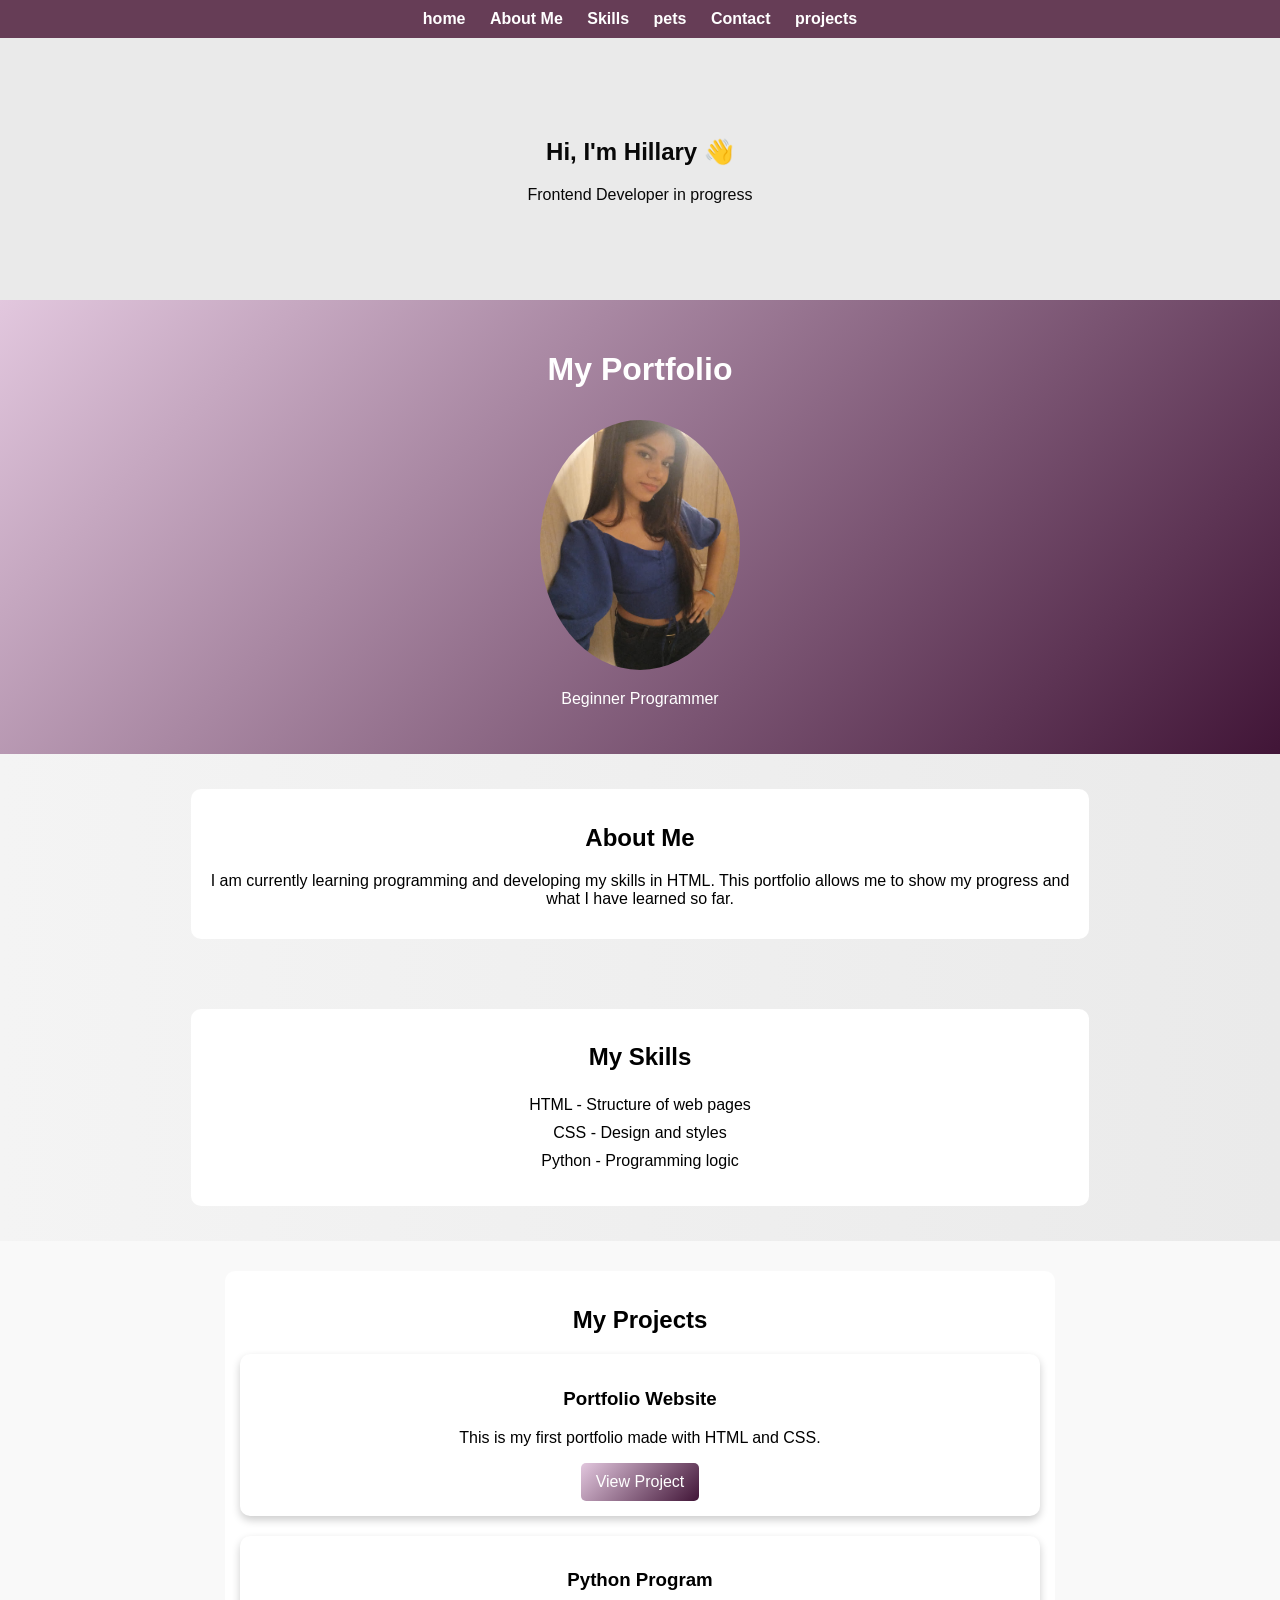
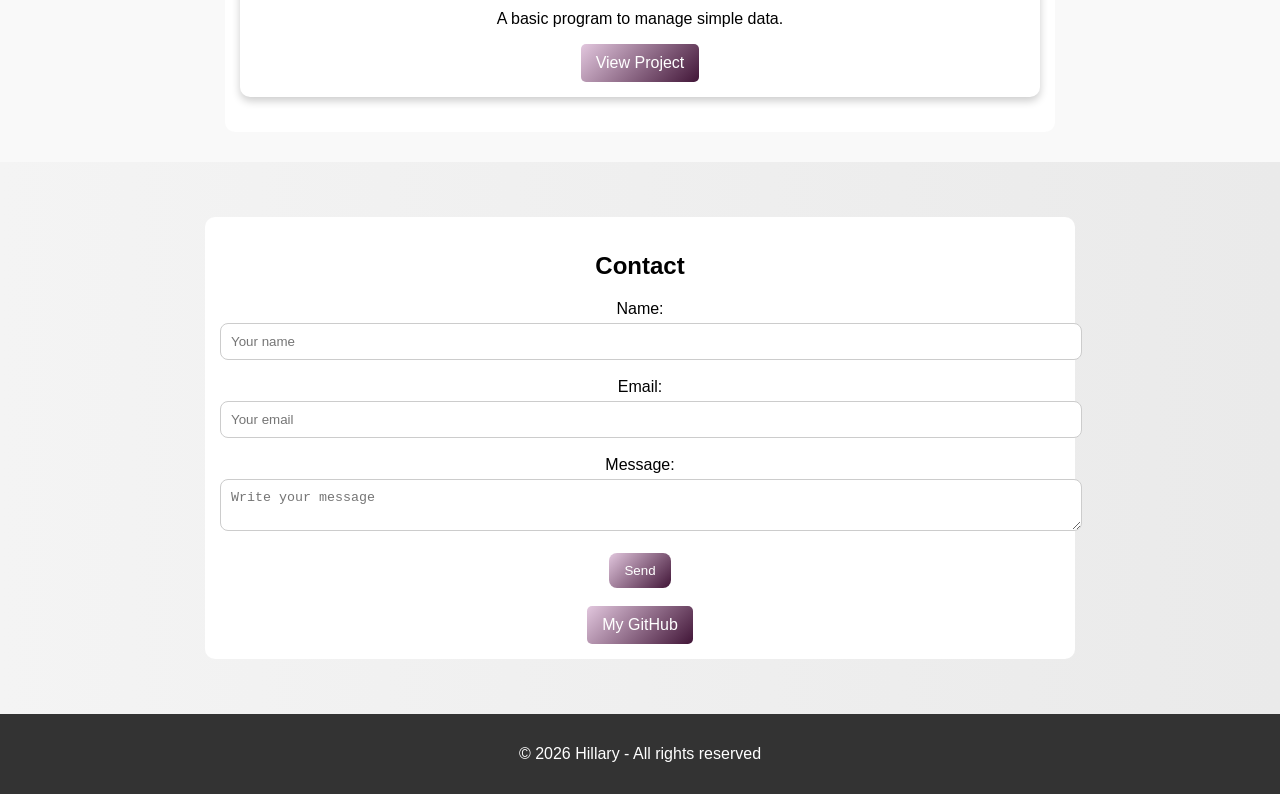
<file: index.html>
<!DOCTYPE html>
<html lang="en">
<head>
    <meta charset="UTF-8">
    <title>My Portfolio</title>

    <!-- Link to CSS file -->
    <link rel="stylesheet" href="style.css">
</head>

<body>

    <!-- Navigation menu -->
    <nav>
        <a href="#home">home</a>
        <a href="#about">About Me</a>
        <a href="#skills">Skills</a>
        <a href="mascotas.html">pets</a>
        <a href="#contact">Contact</a>
        <a href="#projects">projects</a>
    </nav>

    <section class="home">
    <h1>Hi, I'm Hillary 👋</h1>
    <p>Frontend Developer in progress</p>
    <a href="#projects"></a>
</section>

    <!-- Header -->
    <header>
        <h1>My Portfolio</h1>
        <img src="Hillary.jpg" alt="My photo" class="profile" height="250" width="200">
        <p>Beginner Programmer</p>
    </header>

    <!-- About Me -->
    <section id="about">
        <div class="card">
            <h2>About Me</h2>
            <p>I am currently learning programming and developing my skills in HTML. This portfolio allows me to show my progress and what I have learned so far.</p>
        </div>
    </section>

    <!-- Skills -->
    <section id="skills">
        <div class="card">
            <h2>My Skills</h2>
            <ul>
                <li>HTML - Structure of web pages</li>
                <li>CSS - Design and styles</li>
                <li>Python - Programming logic</li>
            </ul>
        </div>
    </section>


    <!-- Projects -->
<section id="projects">
    <div class="card">
        <h2>My Projects</h2>
        

        <div class="project">
            <h3>Portfolio Website</h3>
            <p>This is my first portfolio made with HTML and CSS.</p>
            <a href="https://github.com/hs15yg/hillary2.git" target="_blank" class="btn">View Project</a>
        </div>

        <div class="project">
            <h3>Python Program</h3>
            <p>A basic program to manage simple data.</p>
            <a href="https://github.com/hs15yg/Calculadora_Geometrica.git" target="_blank" class="btn">View Project</a>
        </div>

    </div>
</section>

    <!-- Contact -->
    <!-- Contact -->
<section id="contact">
    <div class="card">
        <h2>Contact</h2>

        <form>
            <label for="name">Name:</label><br>
            <input type="text" id="name" name="name" placeholder="Your name" required><br><br>

            <label for="email">Email:</label><br>
            <input type="email" id="email" name="email" placeholder="Your email" required><br><br>

            <label for="message">Message:</label><br>
            <textarea id="message" name="message" placeholder="Write your message" required></textarea><br><br>

            <button type="submit" class="btn">Send</button>
        </form>

        <br>
        <a href="https://github.com/hs15yg" target="_blank" class="btn">My GitHub</a>
        

    </div>
</section>

    <footer>
    <p>© 2026 Hillary - All rights reserved</p>
</footer>

</body>
</html>
</file>
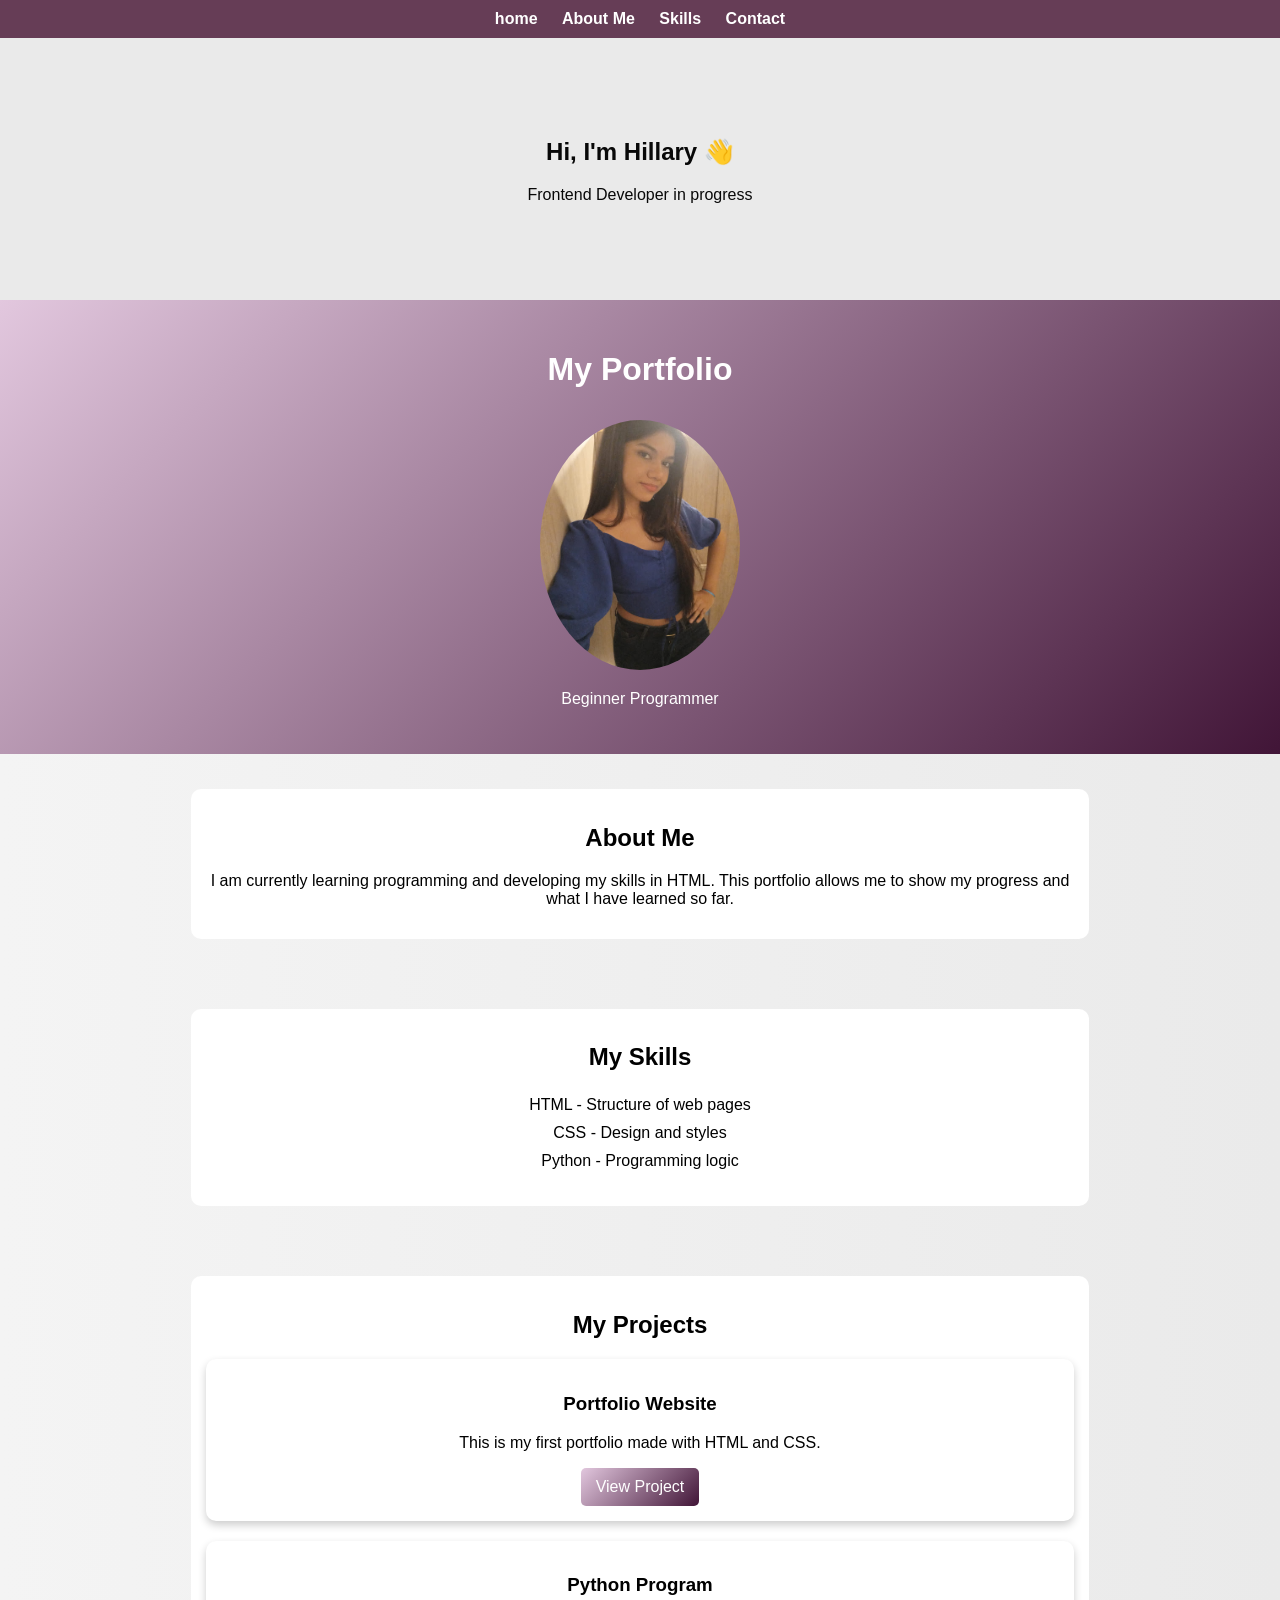
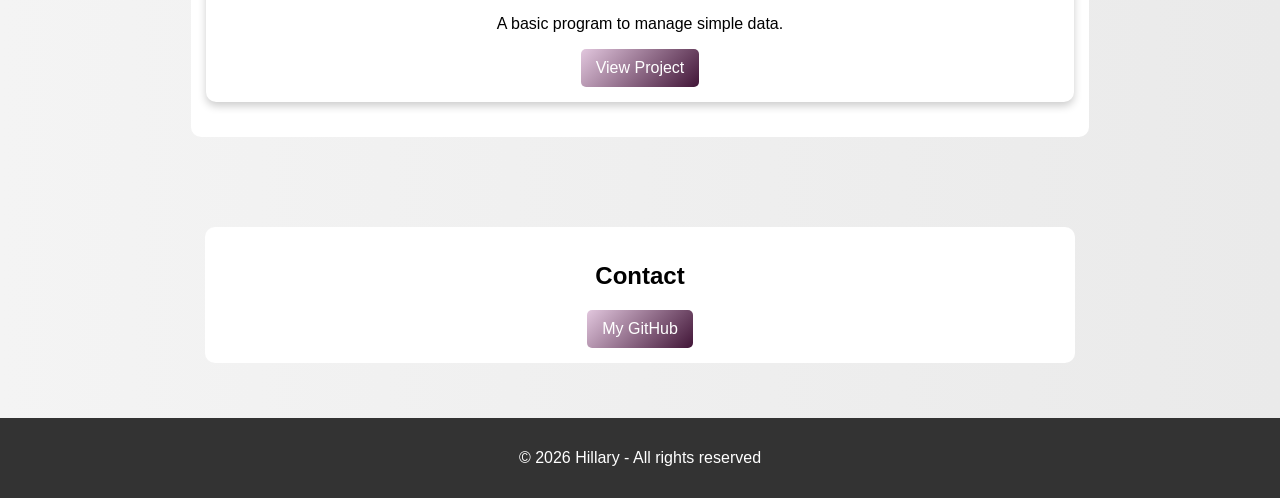
<file: index1.html>
<!DOCTYPE html>
<html lang="in">
<head>
    <meta charset="UTF-8">
    <title>My Portfolio</title>

    <!-- Link to CSS file -->
    <link rel="stylesheet" href="style.css">
</head>

<body>

    <!-- Navigation menu -->
    <nav>
        <a href="#home">home</a>
        <a href="#about">About Me</a>
        <a href="#skills">Skills</a>
        <a href="#contact">Contact</a>
    </nav>

    <section class="home">
    <h1>Hi, I'm Hillary 👋</h1>
    <p>Frontend Developer in progress</p>
    <a href="#projects"></a>
</section>

    <!-- Header -->
    <header>
        <h1>My Portfolio</h1>
        <img src="Hillary.jpg" alt="My photo" class="profile" height="250" width="200">
        <p>Beginner Programmer</p>
    </header>

    <!-- About Me -->
    <section id="about">
        <div class="card">
            <h2>About Me</h2>
            <p>I am currently learning programming and developing my skills in HTML. This portfolio allows me to show my progress and what I have learned so far.</p>
        </div>
    </section>

    <!-- Skills -->
    <section id="skills">
        <div class="card">
            <h2>My Skills</h2>
            <ul>
                <li>HTML - Structure of web pages</li>
                <li>CSS - Design and styles</li>
                <li>Python - Programming logic</li>
            </ul>
        </div>
    </section>
    <!-- Projects -->
<section id="project">
    <div class="card">
        <h2>My Projects</h2>
        

        <div class="project">
            <h3>Portfolio Website</h3>
            <p>This is my first portfolio made with HTML and CSS.</p>
            <a href="https://github.com/hs15yg/hillary2.git" target="_blank" class="btn">View Project</a>
        </div>

        <div class="project">
            <h3>Python Program</h3>
            <p>A basic program to manage simple data.</p>
            <a href="https://github.com/hs15yg/Calculadora_Geometrica.git" target="_blank" class="btn">View Project</a>
        </div>

    </div>
</section>

    <!-- Contact -->
    <section id="contact">
        <div class="card">
            <h2>Contact</h2>
            <a href="https://github.com/hs15yg" target="_blank" class="btn">My GitHub</a>
        </div>
    </section>

    <footer>
    <p>© 2026 Hillary - All rights reserved</p>
</footer>

</body>
</html>
</file>
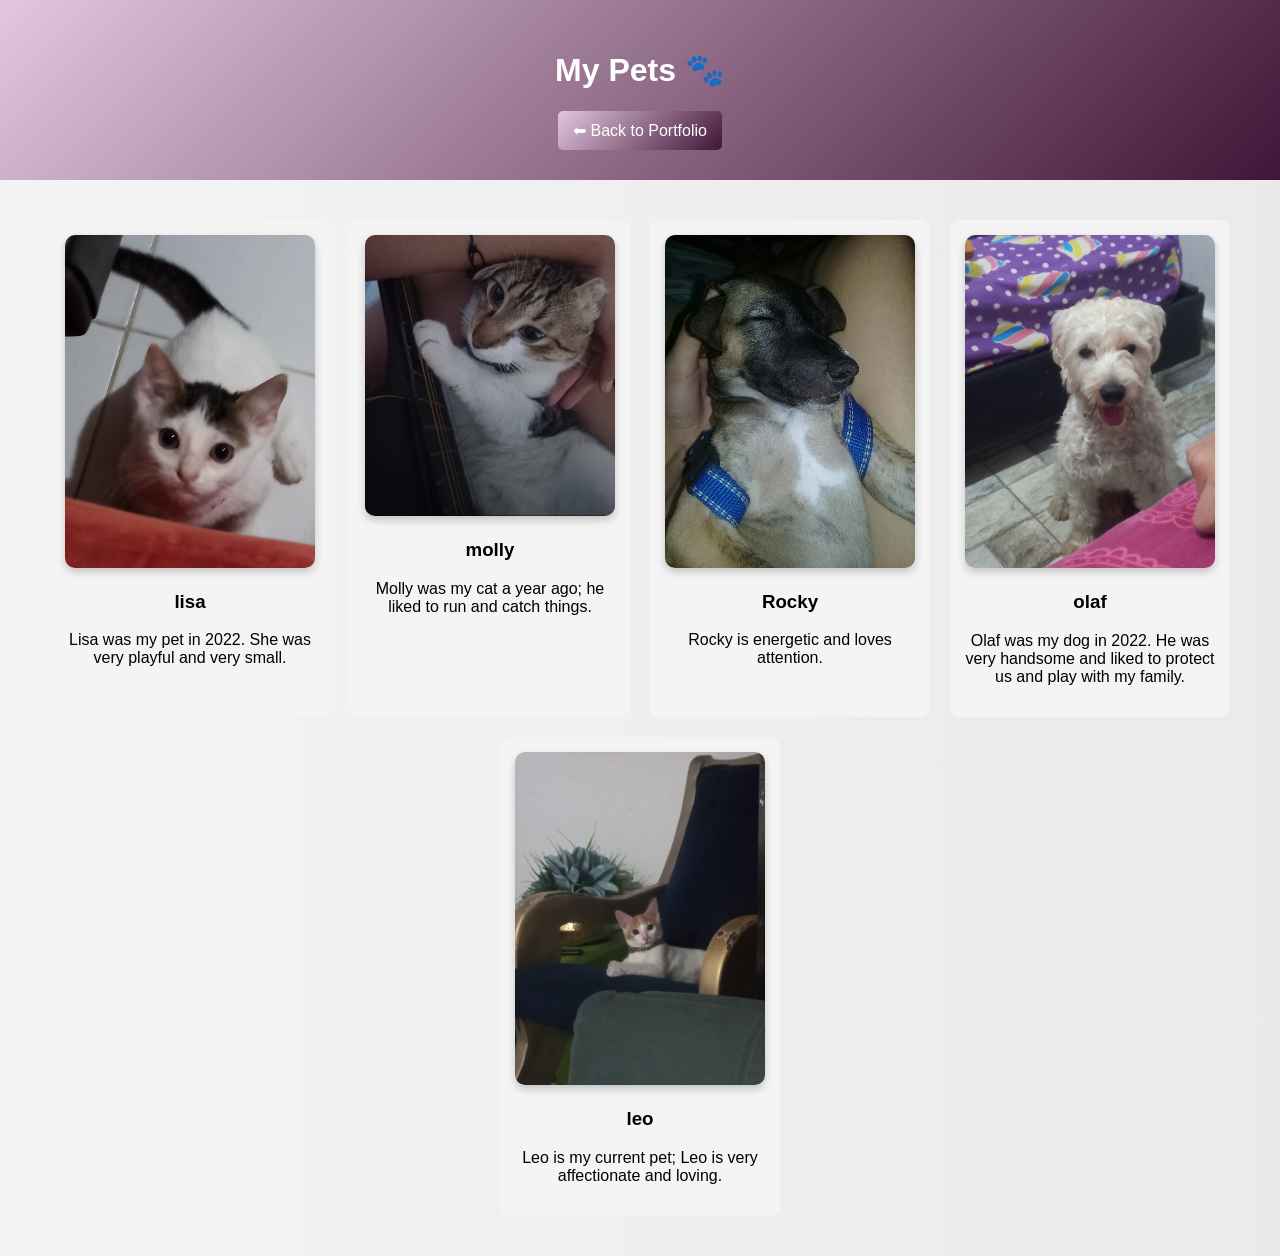
<file: mascotas.html>
<!DOCTYPE html>
<html lang="en">
<head>
    <meta charset="UTF-8">
    <title>My Pets</title>
    <link rel="stylesheet" href="style.css">
</head>

<body>

    <!-- Header -->
    <header>
        <h1>My Pets 🐾</h1>
        <a href="index.html" class="btn">⬅ Back to Portfolio </a>
    </header>

    <!-- Pets Section -->
    <section class="pets-container">

        <article class="pet-card">
            <img src="lisa.jpg" alt="cat">
            <h3>lisa</h3>
            <p>Lisa was my pet in 2022. She was very playful and very small.</p>
        </article>

        <article class="pet-card">
            <img src="molly.jpg" alt="Cat">
            <h3>molly</h3>
            <p>Molly was my cat a year ago; he liked to run and catch things.</p>
        </article>

        <article class="pet-card">
            <img src="rocky.jpg" alt="Dog">
            <h3>Rocky</h3>
            <p>Rocky is energetic and loves attention.</p>
        </article>

         <article class="pet-card">
            <img src="olaf.jpg" alt="Dog">
            <h3>olaf</h3>
            <p>Olaf was my dog ​​in 2022. He was very handsome and liked to protect us and play with my family.</p>
        </article>

         <article class="pet-card">
            <img src="leo.jpg" alt="cat">
            <h3>leo</h3>
            <p>Leo is my current pet; Leo is very affectionate and loving.</p>
        </article>

    </section>

</body>
</html>
</file>
<file: style.css>
/* General styles */
body {
    font-family: Arial;
    margin: 0;
    background: linear-gradient(to right, #f4f4f4,#eaeaea);
}

/* Navigation menu */
nav {
    background-color: #663d56;
    padding: 10px;
    text-align: center;

    position: sticky;
    top: 0;
    z-index: 1000;
}

nav a {
    color: white;
    margin: 10px;
    text-decoration: none;
    font-weight: bold;
}

nav a:hover {
    color: #aa2faa;
}

.home {
    background-color: #eaeaea;
    color: rgb(8, 8, 8);
    padding: 80px 20px;
    text-align: center;
}

/* Header */
header {
    text-align: center;
    padding: 30px;
    background: linear-gradient(135deg, #e2c7de, #411537);
    color: white;
}

.profile {
    border-radius: 50%;
    margin-top: 10px;
}

/* Sections */
section {
    padding: 20px;
    text-align: center;
}

/* Cards */
.card {
    background: white;
    margin: 15px auto;
    padding: 15px;
    width: 70%;
    border-radius: 10px;
}

.card{
    transition: 0.3;
}

.card:hover {
    transform: scale(-10px);
    box-shadow: 0 10px 20px rgba(0,0,0,0.3);
}
/*Hace que tu página se adapte a pantallas pequeñas (como celulares o tablets).*/
@media (max-width: 600px) {
    .card {
        width: 90%;
    }

    .skills-container {
        flex-direction: column;
        align-items: center;
    }
}

/* Projects */
.project {
    margin: 20px 0;
    background: white;
    padding: 15px;
    border-radius: 10px;
    box-shadow: 0 4px 8px rgba(0,0,0,0.2);
}

/* Button style */
.btn {
    display: inline-block;
    padding: 10px 15px;
    background: linear-gradient(135deg, #e2c7de, #411537);
    color: white;
    text-decoration: none;
    border-radius: 5px;
    transition: 0.3s;
}

/* Hover general (UNIFICADO) */
.btn:hover {
    transform: scale(1.1);
    box-shadow: 0 0 10px #860f6d

}

.btn:hover {
  /* Movemos el botón un poco hacia arriba para dar efecto de profundidad */
  transform: translateY(-3px); 
  
  /* Sombra de luz: 0px X, 10px Y, 25px de difuminado */
  box-shadow: 0 10px 25px rgba(98, 0, 238, 0.6); 
}

/* Projects section */
#projects {
    background-color: #f9f9f9;
    padding: 30px;
}

/* Contenedor centrado */
#projects .card {
    max-width: 800px;
    margin: auto;
}

/* List */
ul {
    list-style: none;
    padding: 0;
}

li {
    padding: 5px;
}

footer {
    background: #333;
    color: white;
    text-align: center;
    padding: 15px;
}

section {
    animation: fadeIn 1s ease;
}

@keyframes fadeIn {
    from { opacity: 0; }
    to { opacity: 1; }
}

/* CONTACT SECTION */
#contact {
    margin: 20px;
    padding: 20px;
}

/* FORMULARIO */
#contact form {
    margin-top: 15px;
}

#contact input,
#contact textarea {
    width: 100%;
    padding: 10px;
    margin-top: 5px;
    border: 1px solid #ccc;
    border-radius: 8px;
}

/* BOTÓN */
#contact button {
    background-color: #333;
    color: white;
    padding: 10px 15px;
    border: none;
    border-radius: 8px;
    cursor: pointer;
}

/* EFECTO HOVER */
#contact button:hover {
    background-color: #555;
}

/* HOVER GENERAL  */
a:hover {
    color: #792887;
}

/* PETS PAGE */
.pets-container {
    display: flex;
    gap: 20px;
    justify-content: center;
    margin: 20px;
    flex-wrap: wrap;
}

.pet-card {
    background: #f4f4f4;
    padding: 15px;
    border-radius: 10px;
    width: 250px;
    text-align: center;
}

.pet-card img {
    width: 100%;
    border-radius: 10px;
}

/* SOMBRA  */
.pet-card img {
    box-shadow: 0 4px 8px rgba(0,0,0,0.2);
}
</file>
